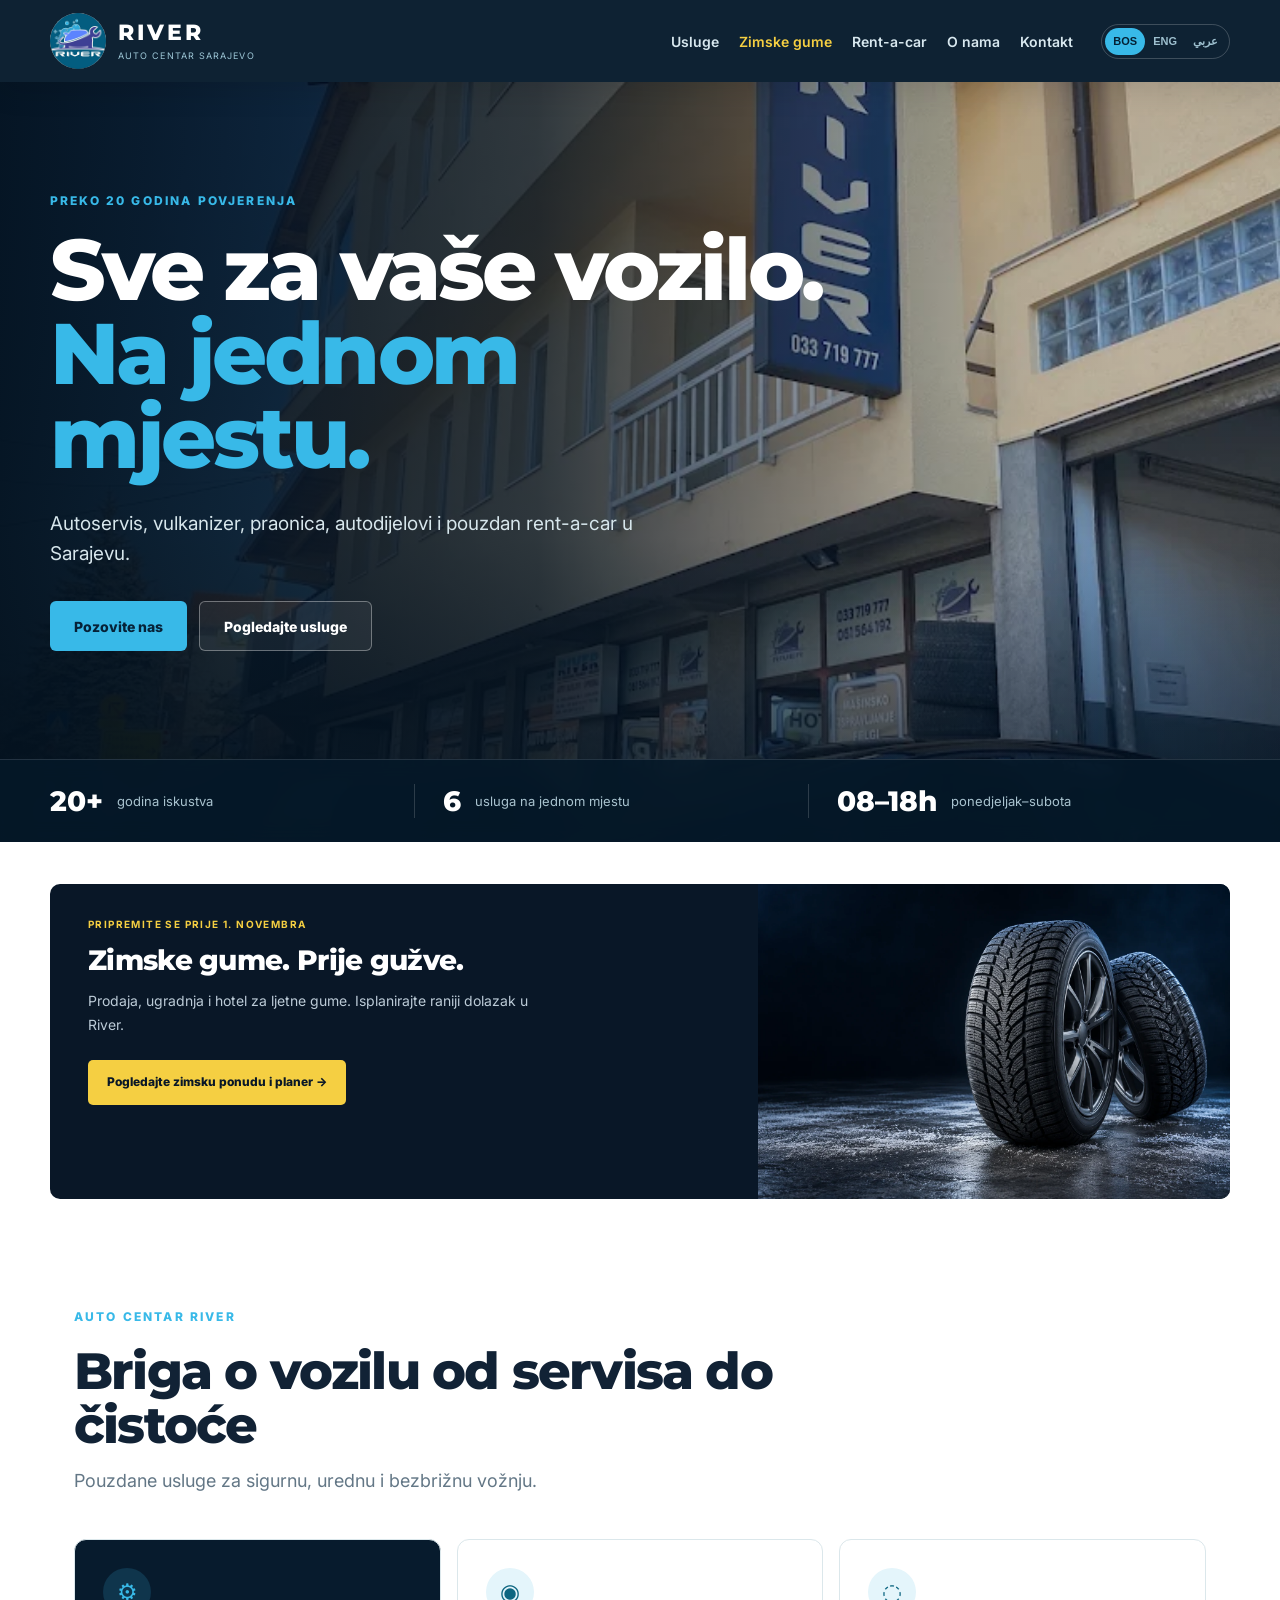
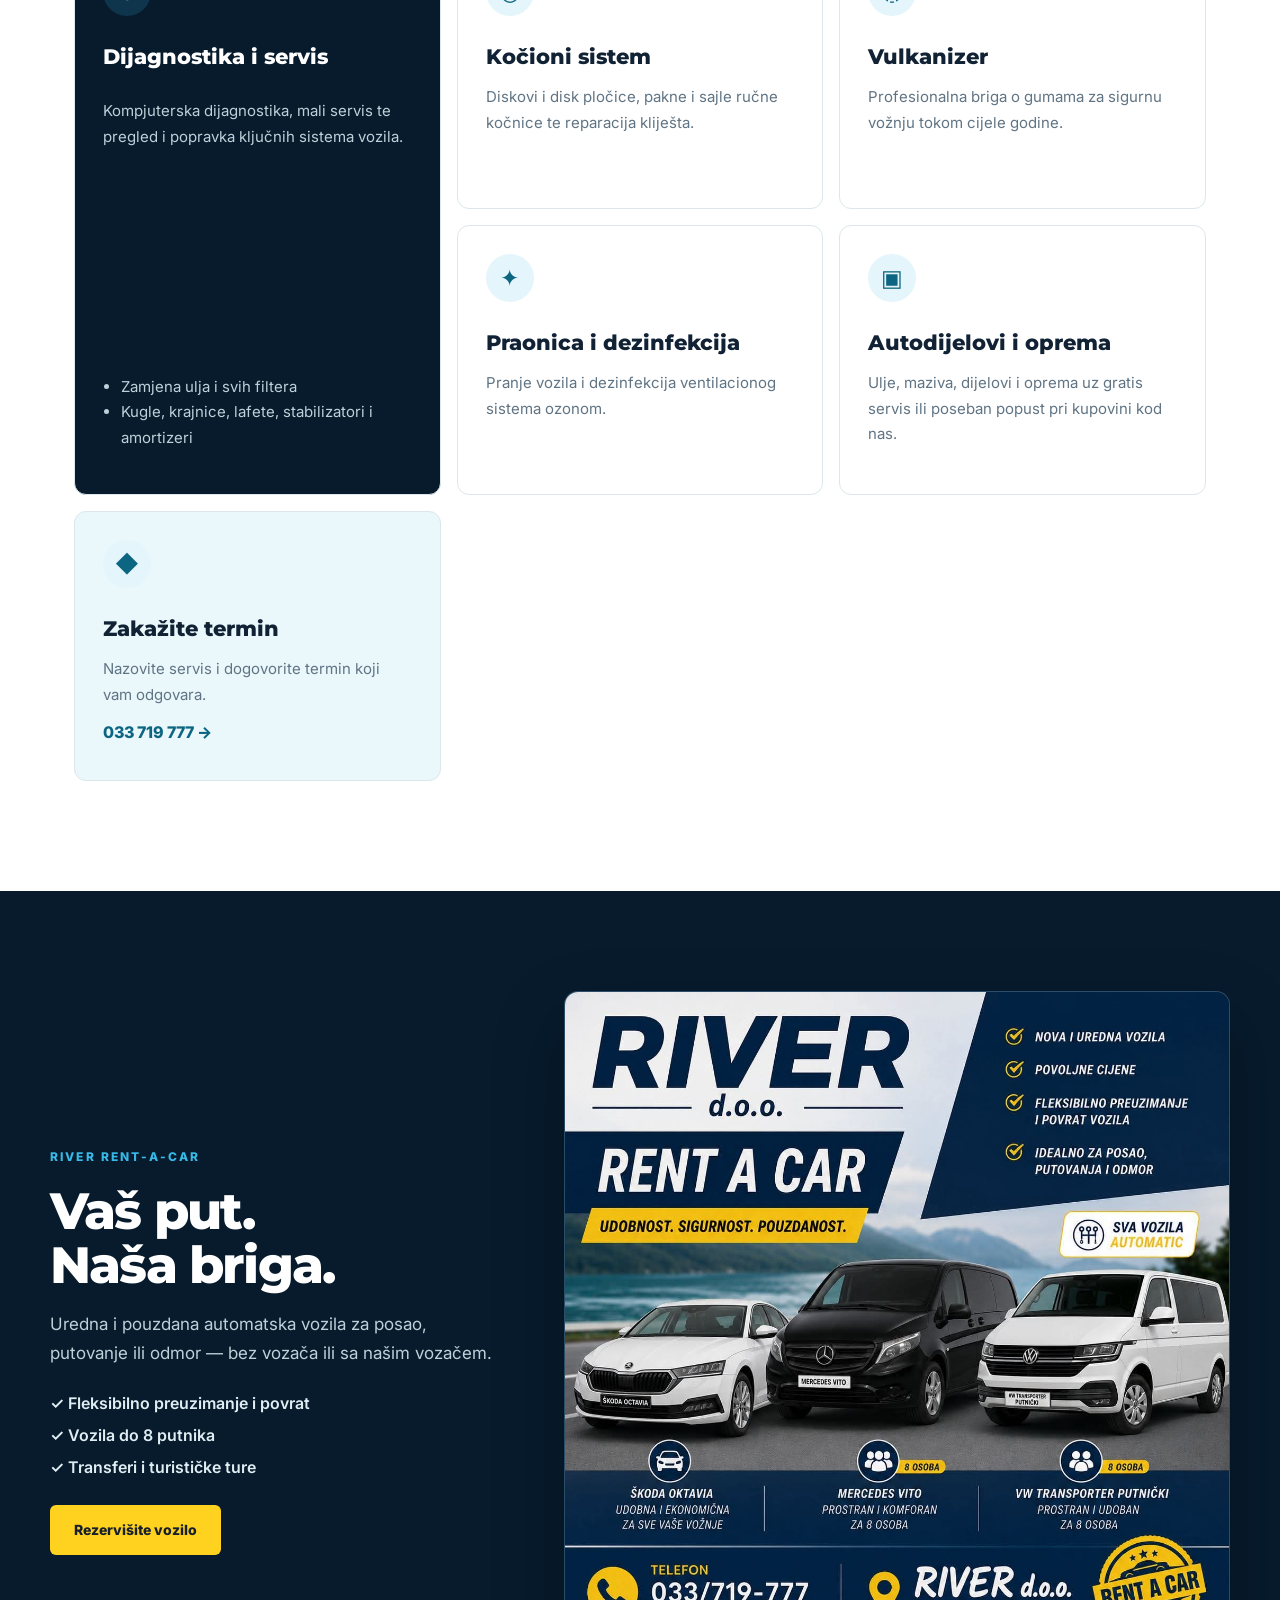
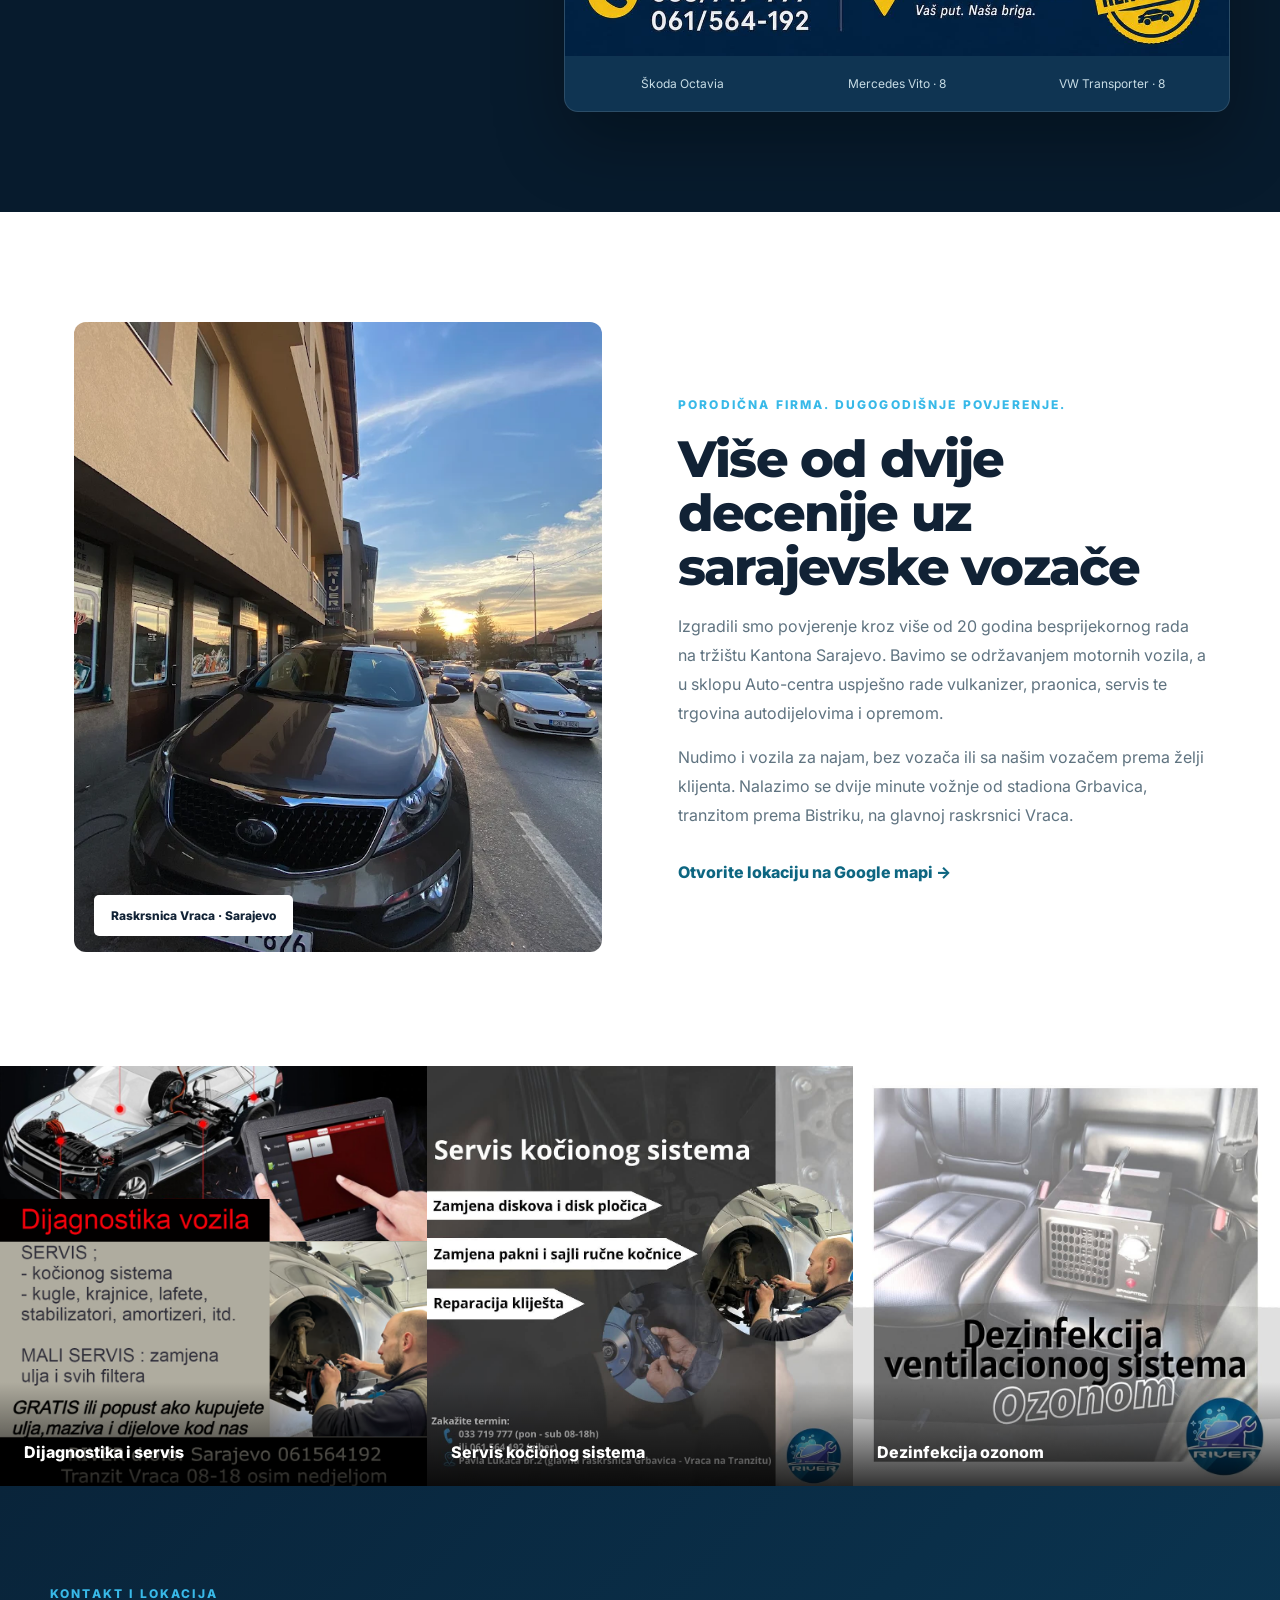
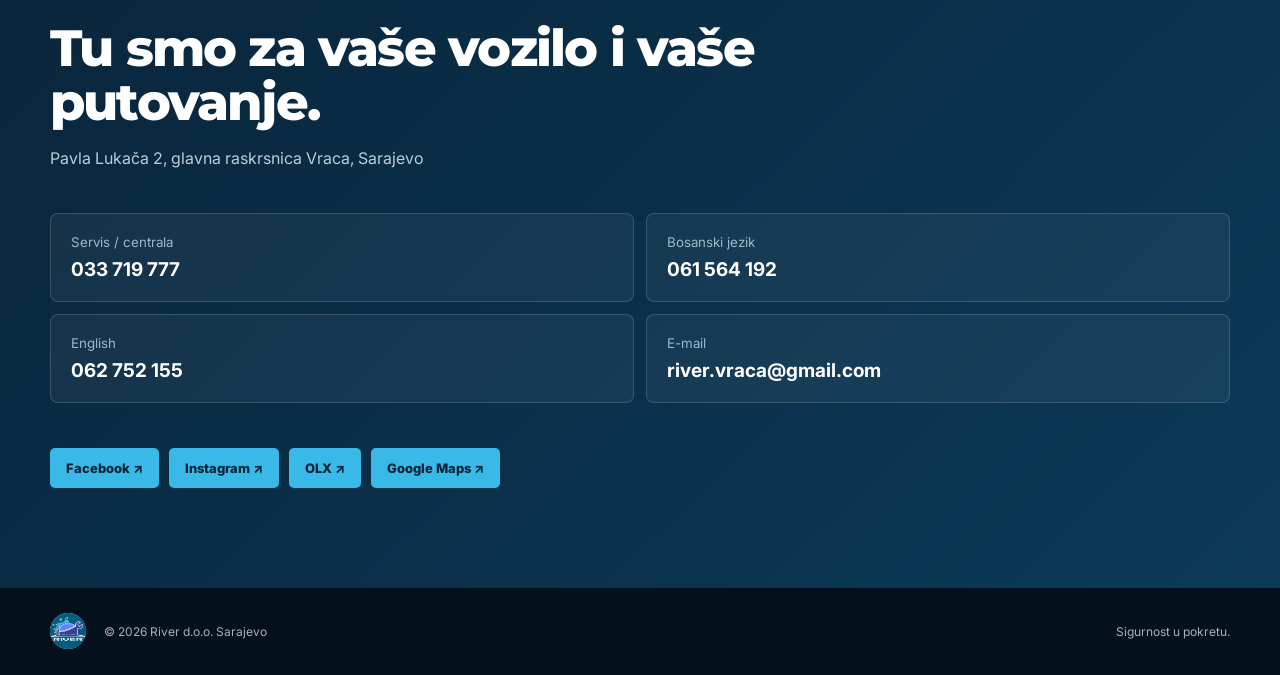
<file: index.html>
<!doctype html>
<html lang="bs">
<head>
  <meta charset="utf-8">
  <meta name="viewport" content="width=device-width,initial-scale=1">
  <meta name="theme-color" content="#071b2d">
  <meta name="description" content="River Auto Centar Sarajevo — autoservis, vulkanizer, praonica, autodijelovi i rent-a-car. Više od 20 godina povjerenja.">
  <title>River Auto Centar Sarajevo</title>
  <link rel="icon" type="image/jpeg" href="assets/logo.jpg">
  <link rel="preconnect" href="https://fonts.googleapis.com">
  <link rel="preconnect" href="https://fonts.gstatic.com" crossorigin>
  <link href="https://fonts.googleapis.com/css2?family=Inter:wght@400;500;600;700;800&family=Montserrat:wght@700;800&display=swap" rel="stylesheet">
  <link rel="stylesheet" href="style.css">
</head>
<body>
  <header class="topbar">
    <a class="brand" href="#home" aria-label="River početna">
      <img src="assets/logo.jpg" alt="River Auto Centar logo">
      <span><b>RIVER</b><small>AUTO CENTAR SARAJEVO</small></span>
    </a>
    <button class="menu-toggle" aria-label="Otvori meni" aria-expanded="false">☰</button>
    <nav class="nav" aria-label="Glavna navigacija">
      <a href="#services" data-i18n="navServices">Usluge</a>
      <a href="zimske-gume/" data-i18n="navWinter">Zimske gume</a>
      <a href="#rental" data-i18n="navRental">Rent-a-car</a>
      <a href="#about" data-i18n="navAbout">O nama</a>
      <a href="#contact" data-i18n="navContact">Kontakt</a>
    </nav>
    <div class="langs" aria-label="Izbor jezika">
      <button class="active" data-lang="bs">BOS</button>
      <button data-lang="en">ENG</button>
      <button data-lang="ar">عربي</button>
    </div>
  </header>

  <main>
    <section class="hero" id="home">
      <img class="hero-photo" src="assets/riverodmerc.webp" alt="River Auto Centar Sarajevo">
      <div class="hero-shade"></div>
      <div class="hero-content">
        <p class="eyebrow" data-i18n="eyebrow">PREKO 20 GODINA POVJERENJA</p>
        <h1 data-i18n="heroTitle">Sve za vaše vozilo.<br><span>Na jednom mjestu.</span></h1>
        <p class="hero-copy" data-i18n="heroCopy">Autoservis, vulkanizer, praonica, autodijelovi i pouzdan rent-a-car u Sarajevu.</p>
        <div class="hero-actions">
          <a class="btn primary language-call" href="tel:+38761564192"><span data-i18n="callNow">Pozovite nas</span></a>
          <a class="btn ghost" href="#services" data-i18n="explore">Pogledajte usluge</a>
        </div>
      </div>
      <div class="quick-facts">
        <div><strong>20+</strong><span data-i18n="years">godina iskustva</span></div>
        <div><strong>6</strong><span data-i18n="allServices">usluga na jednom mjestu</span></div>
        <div><strong>08–18h</strong><span data-i18n="workdays">ponedjeljak–subota</span></div>
      </div>
    </section>

    <section class="winter-campaign" aria-labelledby="winter-campaign-title">
      <div class="winter-campaign-copy">
        <p class="winter-campaign-label" data-i18n="winterEyebrow">PRIPREMITE SE PRIJE 1. NOVEMBRA</p>
        <h2 id="winter-campaign-title" data-i18n="winterTitle">Zimske gume. Prije gužve.</h2>
        <p data-i18n="winterCopy">Prodaja, ugradnja i hotel za ljetne gume. Isplanirajte raniji dolazak u River.</p>
        <a class="winter-campaign-link" href="zimske-gume/" data-i18n="winterCta">Pogledajte zimsku ponudu i planer →</a>
      </div>
      <img class="winter-campaign-photo" src="zimske-gume/assets/winter-tires.webp" alt="Zimske gume — River Sarajevo" width="1536" height="1024" loading="lazy">
    </section>

    <section class="section services" id="services">
      <div class="section-head">
        <p class="eyebrow" data-i18n="serviceEyebrow">AUTO CENTAR RIVER</p>
        <h2 data-i18n="serviceTitle">Briga o vozilu od servisa do čistoće</h2>
        <p data-i18n="serviceLead">Pouzdane usluge za sigurnu, urednu i bezbrižnu vožnju.</p>
      </div>
      <div class="service-grid">
        <article class="service-card feature">
          <span class="icon">⚙</span><h3 data-i18n="diagnostics">Dijagnostika i servis</h3>
          <p data-i18n="diagnosticsCopy">Kompjuterska dijagnostika, mali servis te pregled i popravka ključnih sistema vozila.</p>
          <ul><li data-i18n="smallService">Zamjena ulja i svih filtera</li><li data-i18n="suspension">Kugle, krajnice, lafete, stabilizatori i amortizeri</li></ul>
        </article>
        <article class="service-card">
          <span class="icon">◉</span><h3 data-i18n="brakes">Kočioni sistem</h3>
          <p data-i18n="brakesCopy">Diskovi i disk pločice, pakne i sajle ručne kočnice te reparacija kliješta.</p>
        </article>
        <article class="service-card">
          <span class="icon">◌</span><h3 data-i18n="tires">Vulkanizer</h3>
          <p data-i18n="tiresCopy">Profesionalna briga o gumama za sigurnu vožnju tokom cijele godine.</p>
        </article>
        <article class="service-card">
          <span class="icon">✦</span><h3 data-i18n="wash">Praonica i dezinfekcija</h3>
          <p data-i18n="washCopy">Pranje vozila i dezinfekcija ventilacionog sistema ozonom.</p>
        </article>
        <article class="service-card">
          <span class="icon">▣</span><h3 data-i18n="parts">Autodijelovi i oprema</h3>
          <p data-i18n="partsCopy">Ulje, maziva, dijelovi i oprema uz gratis servis ili poseban popust pri kupovini kod nas.</p>
        </article>
        <article class="service-card accent">
          <span class="icon">◆</span><h3 data-i18n="booking">Zakažite termin</h3>
          <p data-i18n="bookingCopy">Nazovite servis i dogovorite termin koji vam odgovara.</p>
          <a href="tel:+38733719777">033 719 777 →</a>
        </article>
      </div>
    </section>

    <section class="rental" id="rental">
      <div class="rental-copy">
        <p class="eyebrow" data-i18n="rentalEyebrow">RIVER RENT-A-CAR</p>
        <h2 data-i18n="rentalTitle">Vaš put.<br>Naša briga.</h2>
        <p data-i18n="rentalLead">Uredna i pouzdana automatska vozila za posao, putovanje ili odmor — bez vozača ili sa našim vozačem.</p>
        <div class="checks">
          <span data-i18n="check1">✓ Fleksibilno preuzimanje i povrat</span>
          <span data-i18n="check2">✓ Vozila do 8 putnika</span>
          <span data-i18n="check3">✓ Transferi i turističke ture</span>
        </div>
        <a class="btn yellow language-call" href="tel:+38761564192" data-i18n="reserve">Rezervišite vozilo</a>
      </div>
      <div class="fleet-card">
        <img src="assets/rentacar-flota.jpg" alt="River rent-a-car vozila: Škoda Octavia, Mercedes Vito i VW Transporter">
        <div class="fleet-list">
          <span>Škoda Octavia</span><span>Mercedes Vito · 8</span><span>VW Transporter · 8</span>
        </div>
      </div>
    </section>

    <section class="section about" id="about">
      <div class="about-image"><img src="assets/odbos.webp" alt="River Auto Centar na raskrsnici Vraca"><span data-i18n="locationBadge">Raskrsnica Vraca · Sarajevo</span></div>
      <div class="about-copy">
        <p class="eyebrow" data-i18n="aboutEyebrow">PORODIČNA FIRMA. DUGOGODIŠNJE POVJERENJE.</p>
        <h2 data-i18n="aboutTitle">Više od dvije decenije uz sarajevske vozače</h2>
        <p data-i18n="aboutP1">Izgradili smo povjerenje kroz više od 20 godina besprijekornog rada na tržištu Kantona Sarajevo. Bavimo se održavanjem motornih vozila, a u sklopu Auto-centra uspješno rade vulkanizer, praonica, servis te trgovina autodijelovima i opremom.</p>
        <p data-i18n="aboutP2">Nudimo i vozila za najam, bez vozača ili sa našim vozačem prema želji klijenta. Nalazimo se dvije minute vožnje od stadiona Grbavica, tranzitom prema Bistriku, na glavnoj raskrsnici Vraca.</p>
        <a class="text-link" href="https://maps.app.goo.gl/Q4Rso2mZPwe7gfck6" target="_blank" rel="noopener" data-i18n="directions">Otvorite lokaciju na Google mapi →</a>
      </div>
    </section>

    <section class="gallery-strip" aria-label="River usluge">
      <figure><img src="assets/dijag.webp" alt="Kompjuterska dijagnostika i servis"><figcaption data-i18n="gallery1">Dijagnostika i servis</figcaption></figure>
      <figure><img src="assets/kocnice.jpg" alt="Servis kočionog sistema"><figcaption data-i18n="gallery2">Servis kočionog sistema</figcaption></figure>
      <figure><img src="assets/ozon.jpg" alt="Dezinfekcija ozonom"><figcaption data-i18n="gallery3">Dezinfekcija ozonom</figcaption></figure>
    </section>

    <section class="contact" id="contact">
      <div>
        <p class="eyebrow" data-i18n="contactEyebrow">KONTAKT I LOKACIJA</p>
        <h2 data-i18n="contactTitle">Tu smo za vaše vozilo i vaše putovanje.</h2>
        <p data-i18n="address">Pavla Lukača 2, glavna raskrsnica Vraca, Sarajevo</p>
      </div>
      <div class="contact-cards">
        <a href="tel:+38733719777"><small data-i18n="serviceNumber">Servis / centrala</small><strong>033 719 777</strong></a>
        <a href="tel:+38761564192"><small data-i18n="bosnianNumber">Bosanski jezik</small><strong>061 564 192</strong></a>
        <a href="tel:+38762752155"><small>English</small><strong>062 752 155</strong></a>
        <a href="mailto:river.vraca@gmail.com"><small>E-mail</small><strong>river.vraca@gmail.com</strong></a>
      </div>
      <div class="socials">
        <a href="https://www.facebook.com/riversarajevo/" target="_blank" rel="noopener">Facebook ↗</a>
        <a href="https://www.instagram.com/riversarajevo/" target="_blank" rel="noopener">Instagram ↗</a>
        <a href="https://river_vraca.olx.ba/aktivni" target="_blank" rel="noopener">OLX ↗</a>
        <a href="https://maps.app.goo.gl/Q4Rso2mZPwe7gfck6" target="_blank" rel="noopener">Google Maps ↗</a>
      </div>
    </section>
  </main>

  <footer><img src="assets/logo.jpg" alt=""><p>© <span id="year"></span> River d.o.o. Sarajevo</p><span data-i18n="footer">Sigurnost u pokretu.</span></footer>
  <a class="floating-call language-call" href="tel:+38761564192" aria-label="Pozovite River">☎</a>
  <script src="script.js"></script>
</body>
</html>
</file>
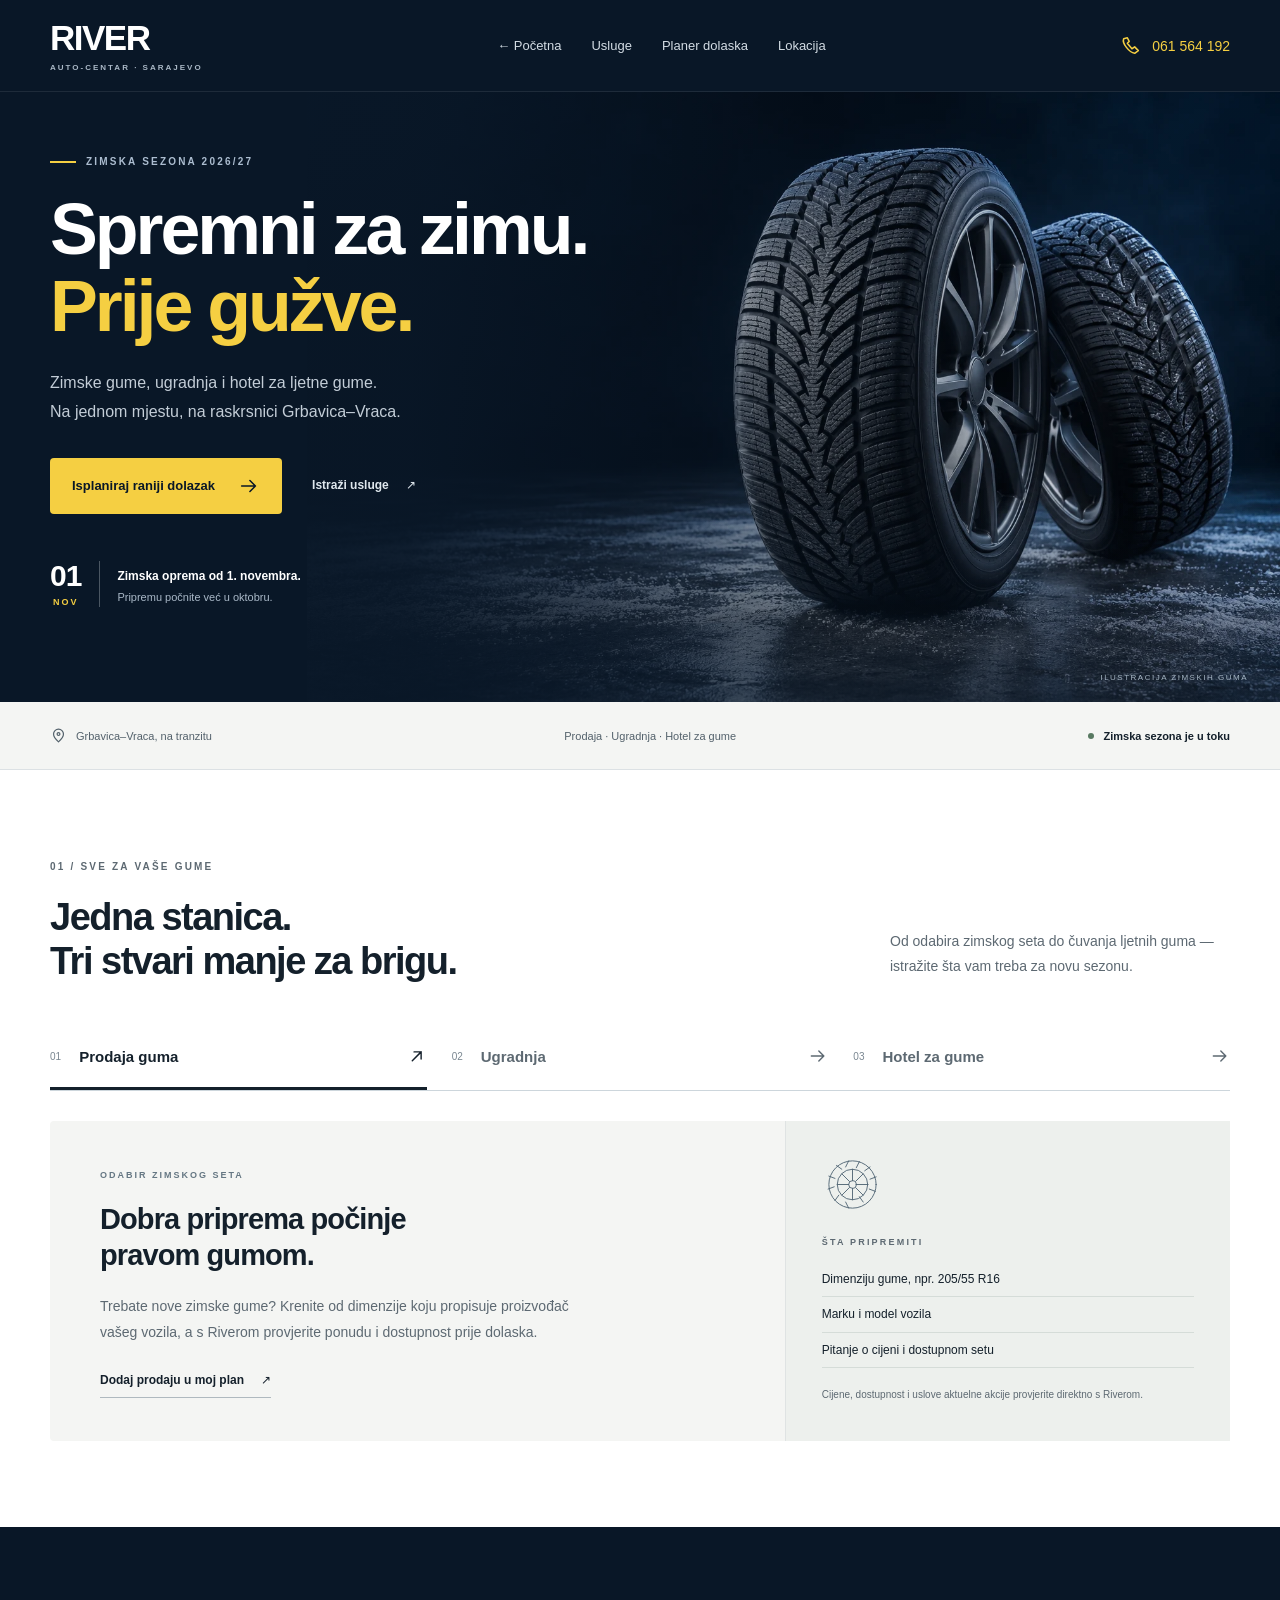
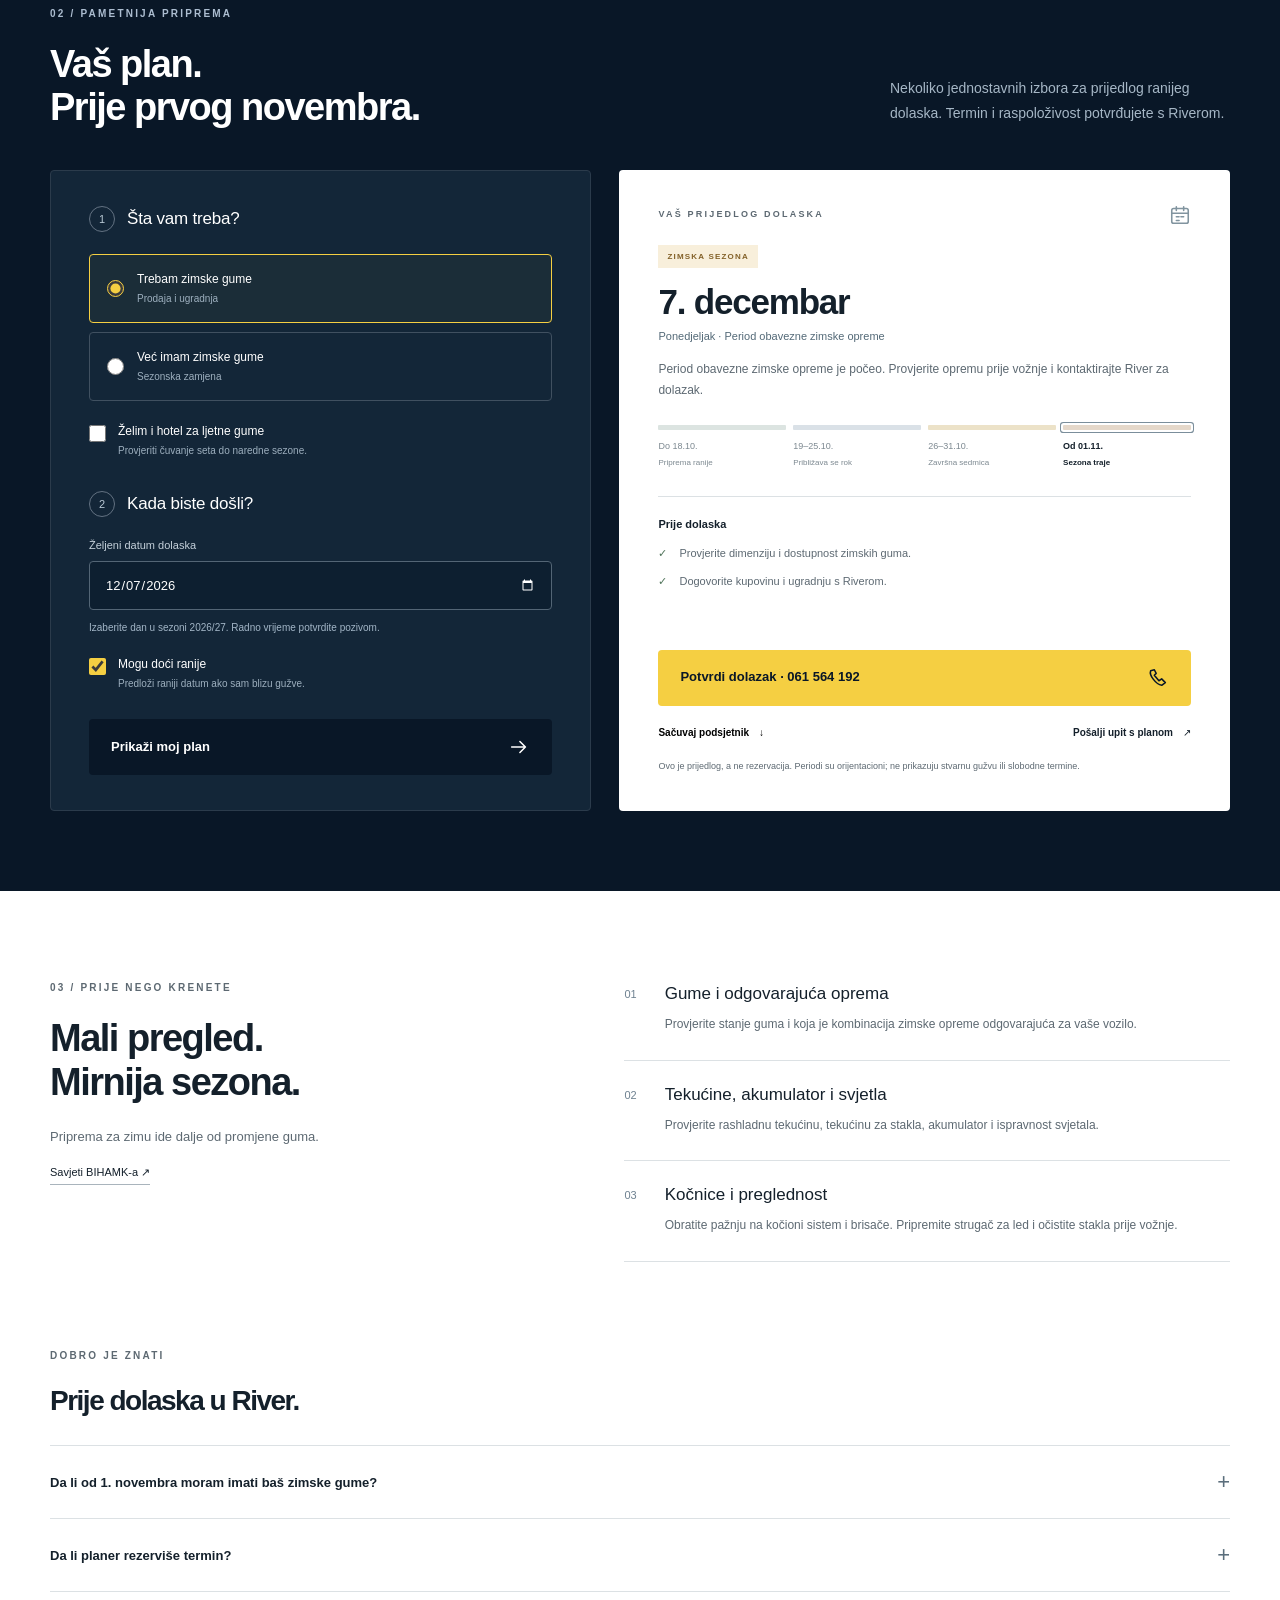
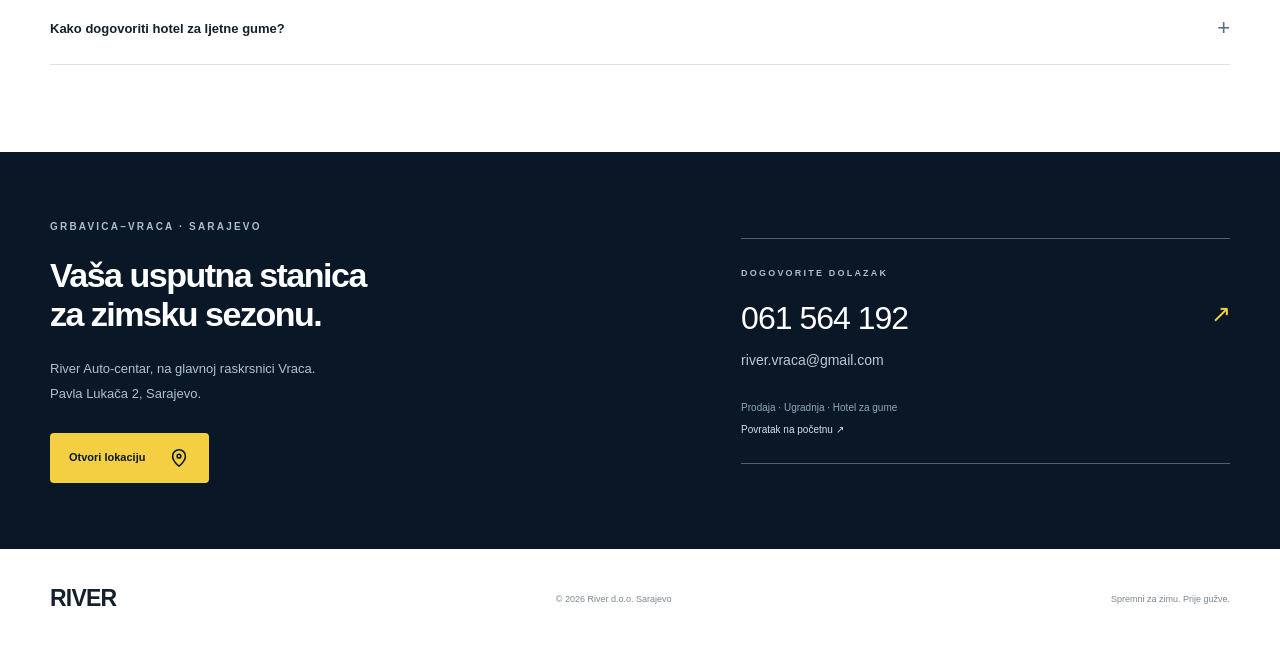
<file: zimske-gume/index.html>
<!doctype html>
<html lang="bs">
<head>
  <meta charset="UTF-8">
  <meta name="viewport" content="width=device-width, initial-scale=1">
  <meta name="theme-color" content="#091727">
  <meta name="description" content="Zimske gume, ugradnja i hotel za ljetne gume u River Auto-centru na Grbavici–Vracama. Isplanirajte raniji dolazak prije 1. novembra.">
  <title>River Sarajevo — Spremni za zimu. Prije gužve.</title>
  <link rel="icon" href="assets/favicon.svg" type="image/svg+xml">
  <link rel="stylesheet" href="styles.css">
  <script type="module" src="app.js"></script>
</head>
<body>
<a class="skip-link" href="#main">Preskoči na sadržaj</a>
<header class="header">
  <div class="container nav">
    <a href="../" class="wordmark" aria-label="River Auto-centar Sarajevo, povratak na početnu">RIVER<span>AUTO-CENTAR · SARAJEVO</span></a>
    <nav aria-label="Glavna navigacija"><a href="../">← Početna</a><a href="#usluge">Usluge</a><a href="#planer">Planer dolaska</a><a href="#lokacija">Lokacija</a></nav>
    <a class="nav-call" href="tel:+38761564192"><svg aria-hidden="true"><use href="#phone"/></svg><span>061 564 192</span></a>
  </div>
</header>
<main id="main">
  <section class="hero" aria-labelledby="hero-title">
    <img class="hero-photo" src="assets/winter-tires.webp" alt="Detalj profila zimskih guma u tamnom studijskom ambijentu" width="1536" height="1024" fetchpriority="high">
    <div class="hero-shade"></div>
    <div class="container hero-inner">
      <div class="eyebrow"><span class="small-line"></span>ZIMSKA SEZONA 2026/27</div>
      <h1 id="hero-title">Spremni za zimu.<br><span>Prije gužve.</span></h1>
      <p class="hero-copy">Zimske gume, ugradnja i hotel za ljetne gume.<br>Na jednom mjestu, na raskrsnici Grbavica–Vraca.</p>
      <div class="hero-actions"><a class="button yellow" href="#planer">Isplaniraj raniji dolazak <svg aria-hidden="true"><use href="#arrow"/></svg></a><a class="text-link light" href="#usluge">Istraži usluge <span aria-hidden="true">↗</span></a></div>
      <div class="hero-deadline"><span class="date-stamp">01<span>NOV</span></span><div><strong>Zimska oprema od 1. novembra.</strong><p>Pripremu počnite već u oktobru.</p></div></div>
    </div>
    <div class="hero-caption">ILUSTRACIJA ZIMSKIH GUMA</div>
  </section>
  <div class="trust-strip"><div class="container"><span><svg aria-hidden="true"><use href="#pin"/></svg>Grbavica–Vraca, na tranzitu</span><span>Prodaja · Ugradnja · Hotel za gume</span><span class="deadline-pill"><span class="dot"></span><span id="countdown">Do 1. novembra: 20 dana</span></span></div></div>

  <section class="section services container" id="usluge" aria-labelledby="services-title">
    <div class="section-heading"><div><p class="eyebrow muted">01 / SVE ZA VAŠE GUME</p><h2 id="services-title">Jedna stanica.<br>Tri stvari manje za brigu.</h2></div><p>Od odabira zimskog seta do čuvanja ljetnih guma — istražite šta vam treba za novu sezonu.</p></div>
    <div class="service-tabs" role="tablist" aria-label="River usluge za gume">
      <button id="tab-sales" role="tab" aria-selected="true" aria-controls="service-panel" data-service="sales" tabindex="0"><span>01</span>Prodaja guma<svg aria-hidden="true"><use href="#arrow"/></svg></button>
      <button id="tab-fitting" role="tab" aria-selected="false" aria-controls="service-panel" data-service="fitting" tabindex="-1"><span>02</span>Ugradnja<svg aria-hidden="true"><use href="#arrow"/></svg></button>
      <button id="tab-hotel" role="tab" aria-selected="false" aria-controls="service-panel" data-service="hotel" tabindex="-1"><span>03</span>Hotel za gume<svg aria-hidden="true"><use href="#arrow"/></svg></button>
    </div>
    <div class="service-panel" id="service-panel" role="tabpanel" aria-labelledby="tab-sales" tabindex="0">
      <div class="service-main"><span class="service-kicker" id="service-kicker">ODABIR ZIMSKOG SETA</span><h3 id="service-title">Dobra priprema počinje<br>pravom gumom.</h3><p id="service-copy">Trebate nove zimske gume? Krenite od dimenzije koju propisuje proizvođač vašeg vozila, a s Riverom provjerite ponudu i dostupnost prije dolaska.</p><a class="text-link" href="#planer" id="service-plan">Dodaj prodaju u moj plan <span aria-hidden="true">↗</span></a></div>
      <aside class="service-aside"><svg aria-hidden="true"><use href="#tire"/></svg><p class="eyebrow muted" id="service-aside-label">ŠTA PRIPREMITI</p><ul id="service-list"><li>Dimenziju gume, npr. 205/55 R16</li><li>Marku i model vozila</li><li>Pitanje o cijeni i dostupnom setu</li></ul><p class="small">Cijene, dostupnost i uslove aktuelne akcije provjerite direktno s Riverom.</p></aside>
    </div>
  </section>

  <section class="planner-section" id="planer" aria-labelledby="planner-title">
    <div class="container">
      <div class="section-heading"><div><p class="eyebrow">02 / PAMETNIJA PRIPREMA</p><h2 id="planner-title">Vaš plan.<br>Prije prvog novembra.</h2></div><p>Nekoliko jednostavnih izbora za prijedlog ranijeg dolaska. Termin i raspoloživost potvrđujete s Riverom.</p></div>
      <div class="planner-grid">
        <form class="planner-form" id="planner-form">
          <div class="form-heading"><span class="step-number">1</span><h3>Šta vam treba?</h3></div>
          <fieldset><legend class="sr-only">Stanje vaših zimskih guma</legend><div class="radio-options"><label><input type="radio" name="tires" value="new" checked><span><strong>Trebam zimske gume</strong><small>Prodaja i ugradnja</small></span></label><label><input type="radio" name="tires" value="own"><span><strong>Već imam zimske gume</strong><small>Sezonska zamjena</small></span></label></div></fieldset>
          <label class="check-option"><input id="hotel" type="checkbox"><span><strong>Želim i hotel za ljetne gume</strong><small>Provjeriti čuvanje seta do naredne sezone.</small></span></label>
          <div class="form-heading second"><span class="step-number">2</span><h3>Kada biste došli?</h3></div>
          <label class="date-label" for="visit-date">Željeni datum dolaska</label><input id="visit-date" type="date" required aria-describedby="date-help date-error">
          <p id="date-help" class="small">Izaberite dan u sezoni 2026/27. Radno vrijeme potvrdite pozivom.</p>
          <label class="check-option flexible"><input id="flexible" type="checkbox" checked><span><strong>Mogu doći ranije</strong><small>Predloži raniji datum ako sam blizu gužve.</small></span></label>
          <p class="error" id="date-error" role="alert" hidden></p>
          <button class="button dark full" type="submit">Prikaži moj plan <svg aria-hidden="true"><use href="#arrow"/></svg></button>
        </form>
        <div class="plan-result" id="plan-result">
          <div class="result-top"><span class="eyebrow muted">VAŠ PRIJEDLOG DOLASKA</span><svg aria-hidden="true"><use href="#calendar"/></svg></div>
          <div aria-live="polite" aria-atomic="true"><span class="result-status" id="result-status">RANIJA PRIPREMA</span><h3 id="result-date">15. oktobar</h3><p class="result-sub" id="result-sub">Četvrtak · 17 dana prije roka</p><p id="result-reason">Raniji dolazak ostavlja više prostora za provjeru ponude i pripremu vozila.</p></div>
          <div class="season-timeline" aria-label="Orijentacioni periodi pripreme"><span id="band-early"><i></i>Do 18.10.<small>Priprema ranije</small></span><span id="band-mid"><i></i>19–25.10.<small>Približava se rok</small></span><span id="band-late"><i></i>26–31.10.<small>Završna sedmica</small></span><span id="band-season"><i></i>Od 01.11.<small>Sezona traje</small></span></div>
          <div class="plan-checklist"><h4>Prije dolaska</h4><ul id="plan-steps"><li>Provjerite dimenziju i dostupnost zimskih guma.</li><li>Nazovite River i dogovorite zamjenu.</li></ul></div>
          <a class="button yellow full" href="tel:+38761564192">Potvrdi dolazak · 061 564 192 <svg aria-hidden="true"><use href="#phone"/></svg></a>
          <div class="plan-secondary"><button class="text-link" id="save-reminder" type="button">Sačuvaj podsjetnik <span aria-hidden="true">↓</span></button><a class="text-link" id="email-plan" href="mailto:river.vraca@gmail.com">Pošalji upit s planom <span aria-hidden="true">↗</span></a></div>
          <p class="small result-note">Ovo je prijedlog, a ne rezervacija. Periodi su orijentacioni; ne prikazuju stvarnu gužvu ili slobodne termine.</p>
          <p class="small" id="save-status" role="status"></p>
        </div>
      </div>
      <noscript><p class="no-script">Za interaktivni planer uključite JavaScript. Za dogovor ranijeg dolaska nazovite <a href="tel:+38761564192">061 564 192</a>.</p></noscript>
    </div>
  </section>

  <section class="section preparation container" aria-labelledby="prep-title">
    <div class="prep-intro"><p class="eyebrow muted">03 / PRIJE NEGO KRENETE</p><h2 id="prep-title">Mali pregled.<br>Mirnija sezona.</h2><p>Priprema za zimu ide dalje od promjene guma.</p><a class="source-link" href="https://bihamk.ba/vijesti/od-01-novembrastudenog-obavezno-posjedovanje-zimske-opreme/581" target="_blank" rel="noopener noreferrer">Savjeti BIHAMK-a <span aria-hidden="true">↗</span></a></div>
    <div class="prep-content"><div class="check-row"><span>01</span><div><h3>Gume i odgovarajuća oprema</h3><p>Provjerite stanje guma i koja je kombinacija zimske opreme odgovarajuća za vaše vozilo.</p></div></div><div class="check-row"><span>02</span><div><h3>Tekućine, akumulator i svjetla</h3><p>Provjerite rashladnu tekućinu, tekućinu za stakla, akumulator i ispravnost svjetala.</p></div></div><div class="check-row"><span>03</span><div><h3>Kočnice i preglednost</h3><p>Obratite pažnju na kočioni sistem i brisače. Pripremite strugač za led i očistite stakla prije vožnje.</p></div></div></div>
  </section>

  <section class="faq-section container" aria-labelledby="faq-title"><p class="eyebrow muted">DOBRO JE ZNATI</p><h2 id="faq-title">Prije dolaska u River.</h2><div class="faq-list">
    <details><summary>Da li od 1. novembra moram imati baš zimske gume?<span aria-hidden="true">+</span></summary><div><p>U BiH je od 1. novembra do 1. aprila obavezna zimska oprema, bez obzira na vrijeme, uz izuzetke za kategorije L, T i C. Za putničko vozilo propis dopušta zimske gume na svim točkovima; zimske gume na pogonskim točkovima uz pripremljene lance ili odgovarajuće uređaje za najmanje dva pogonska točka; ili ljetne gume na svim točkovima s profilom najmanje 4 mm uz takve lance ili uređaje. Provjerite cijeli propis i opremu za svoje vozilo.</p><a class="source-link" href="https://jpcfbih.ba/bs/korisne-informacije/zimska-oprema/28" target="_blank" rel="noopener noreferrer">Pravilnik o prometu u zimskim uvjetima · član 3 <span aria-hidden="true">↗</span></a></div></details>
    <details><summary>Da li planer rezerviše termin?<span aria-hidden="true">+</span></summary><div><p>Planer pomaže da odaberete dan i pripremite pitanja. Za potvrdu termina, radnog vremena i raspoloživosti nazovite 061 564 192 ili pošaljite upit na river.vraca@gmail.com. Podsjetnik je samo vaš lični plan.</p></div></details>
    <details><summary>Kako dogovoriti hotel za ljetne gume?<span aria-hidden="true">+</span></summary><div><p>Označite hotel u planeru i prilikom dogovora zamjene pitajte River o cijeni, uslovima i dostupnosti čuvanja vašeg seta. Tako zamjenu i odlaganje ljetnih guma možete organizovati jednim pozivom.</p></div></details>
  </div></section>

  <section class="location-section" id="lokacija" aria-labelledby="location-title"><div class="container location-grid"><div><p class="eyebrow">GRBAVICA–VRACA · SARAJEVO</p><h2 id="location-title">Vaša usputna stanica<br>za zimsku sezonu.</h2><p>River Auto-centar, na glavnoj raskrsnici Vraca.<br>Pavla Lukača 2, Sarajevo.</p><a class="button yellow" href="https://www.google.com/maps/search/?api=1&amp;query=River%20Auto%20Centar%20Pavla%20Luka%C4%8Da%202%20Sarajevo" target="_blank" rel="noopener noreferrer">Otvori lokaciju <svg aria-hidden="true"><use href="#pin"/></svg></a></div><div class="contact-panel"><span class="eyebrow">DOGOVORITE DOLAZAK</span><a class="contact-phone" href="tel:+38761564192">061 564 192 <span aria-hidden="true">↗</span></a><a class="contact-email" href="mailto:river.vraca@gmail.com">river.vraca@gmail.com</a><div class="contact-foot"><span>Prodaja · Ugradnja · Hotel za gume</span><a href="../">Povratak na početnu ↗</a></div></div></div></section>
</main>
<footer class="footer container"><a class="footer-brand" href="../">RIVER</a><span>© 2026 River d.o.o. Sarajevo</span><span>Spremni za zimu. Prije gužve.</span></footer>
<svg class="icon-defs" xmlns="http://www.w3.org/2000/svg" aria-hidden="true"><defs>
  <symbol id="arrow" viewBox="0 0 24 24"><path d="M4 12h15m-6-6 6 6-6 6"/></symbol>
  <symbol id="phone" viewBox="0 0 24 24"><path d="m8 3-4 1c-2 5 6 15 12 16l4-3-4-4-3 2-5-6 2-2-2-4Z"/></symbol>
  <symbol id="pin" viewBox="0 0 24 24"><path d="M19 10c0 5-7 11-7 11S5 15 5 10a7 7 0 1 1 14 0Z"/><circle cx="12" cy="10" r="2"/></symbol>
  <symbol id="calendar" viewBox="0 0 24 24"><rect x="3" y="5" width="18" height="16" rx="2"/><path d="M3 10h18M8 3v4m8-4v4m-8 7h3m2 0h3m-8 4h3"/></symbol>
  <symbol id="tire" viewBox="0 0 80 80"><circle cx="40" cy="40" r="31"/><circle cx="40" cy="40" r="20"/><circle cx="40" cy="40" r="5"/><path d="m40 20 0 15m0 10v15M20 40h15m10 0h15M26 26l10 10m8 8 10 10M26 54l10-10m8-8 10-10M35 9l-4 8m18-7-4 8m18-1-7 5m15 8-8 3m7 16-8-3m-8 17-5-7m-14 15-4-8m-14-2 5-7m-14-8 8-3m-7-14 8 3m2-17 7 5"/></symbol>
</defs></svg>
</body>
</html>
</file>
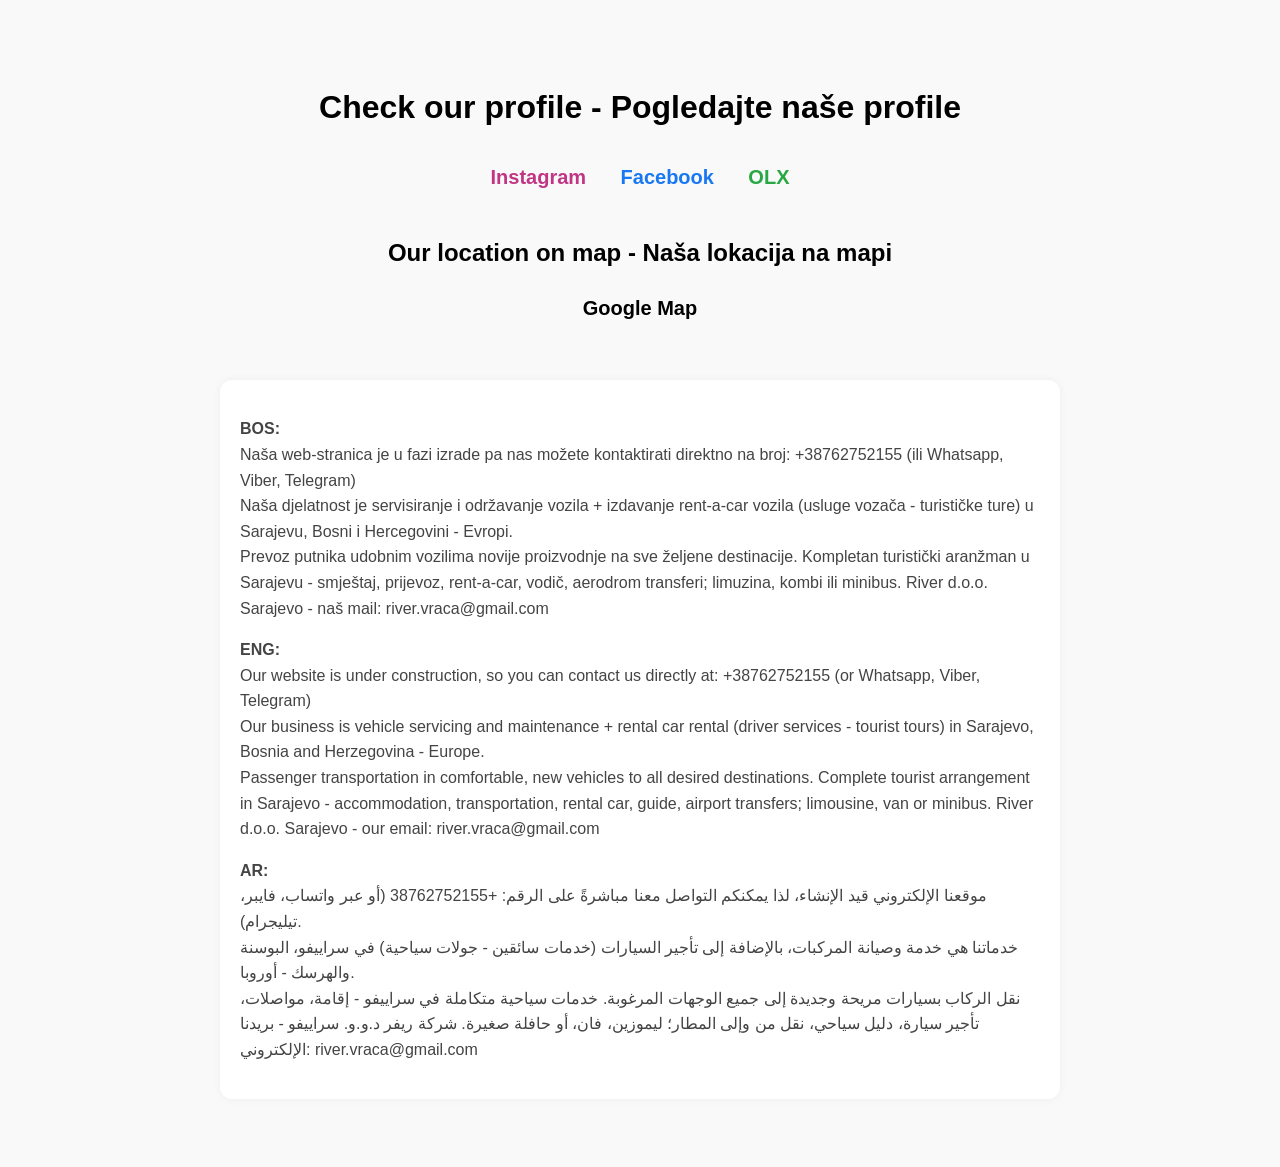
<file: index novi2.html>
<!DOCTYPE html>
<html lang="en">
<head>
  <meta charset="UTF-8">
  <title>River Sarajevo</title>
  <style>
    body {
      font-family: sans-serif;
      text-align: center;
      padding: 60px 20px;
      background-color: #f9f9f9;
    }
    h1 {
      font-size: 32px;
      margin-bottom: 30px;
    }
    .social-links a {
      display: inline-block;
      margin: 10px 15px;
      font-size: 20px;
      text-decoration: none;
      font-weight: bold;
    }
    .instagram { color: #C13584; }
    .facebook { color: #1877F2; }
    .olx { color: #28a745; }
    .gmap { color: #000; font-weight: bold; }
    .multilang-text {
      margin-top: 50px;
      font-size: 16px;
      color: #444;
      max-width: 800px;
      margin-left: auto;
      margin-right: auto;
      text-align: left;
      line-height: 1.6;
      background: #fff;
      padding: 20px;
      border-radius: 12px;
      box-shadow: 0 0 10px rgba(0,0,0,0.05);
    }
  </style>
</head>
<body>
  <h1>Check our profile - Pogledajte naše profile</h1>
  <div class="social-links">
    <a class="instagram" href="https://www.instagram.com/riversarajevo/" target="_blank">Instagram</a>
    <a class="facebook" href="https://www.facebook.com/riversarajevo/" target="_blank">Facebook</a>
    <a class="olx" href="https://river_vraca.olx.ba/aktivni" target="_blank">OLX</a>
  </div>

  <h2 style="margin-top: 40px;">Our location on map - Naša lokacija na mapi</h2>
  <div class="social-links">
    <a class="gmap" href="https://maps.app.goo.gl/Q4Rso2mZPwe7gfck6" target="_blank">Google Map</a>
  </div>

  <div class="multilang-text">
    <p><strong>BOS:</strong><br>
    Naša web-stranica je u fazi izrade pa nas možete kontaktirati direktno na broj: +38762752155 (ili Whatsapp, Viber, Telegram)<br>
    Naša djelatnost je servisiranje i održavanje vozila + izdavanje rent-a-car vozila (usluge vozača - turističke ture) u Sarajevu, Bosni i Hercegovini - Evropi.<br>
    Prevoz putnika udobnim vozilima novije proizvodnje na sve željene destinacije. Kompletan turistički aranžman u Sarajevu - smještaj, prijevoz, rent-a-car, vodič, aerodrom transferi; limuzina, kombi ili minibus. River d.o.o. Sarajevo - naš mail: river.vraca@gmail.com</p>

    <p><strong>ENG:</strong><br>
    Our website is under construction, so you can contact us directly at: +38762752155 (or Whatsapp, Viber, Telegram)<br>
    Our business is vehicle servicing and maintenance + rental car rental (driver services - tourist tours) in Sarajevo, Bosnia and Herzegovina - Europe.<br>
    Passenger transportation in comfortable, new vehicles to all desired destinations. Complete tourist arrangement in Sarajevo - accommodation, transportation, rental car, guide, airport transfers; limousine, van or minibus. River d.o.o. Sarajevo - our email: river.vraca@gmail.com</p>

    <p><strong>AR:</strong><br>
    موقعنا الإلكتروني قيد الإنشاء، لذا يمكنكم التواصل معنا مباشرةً على الرقم: +38762752155 (أو عبر واتساب، فايبر، تيليجرام).<br>
    خدماتنا هي خدمة وصيانة المركبات، بالإضافة إلى تأجير السيارات (خدمات سائقين - جولات سياحية) في سراييفو، البوسنة والهرسك - أوروبا.<br>
    نقل الركاب بسيارات مريحة وجديدة إلى جميع الوجهات المرغوبة. خدمات سياحية متكاملة في سراييفو - إقامة، مواصلات، تأجير سيارة، دليل سياحي، نقل من وإلى المطار؛ ليموزين، فان، أو حافلة صغيرة. شركة ريفر د.و.و. سراييفو - بريدنا الإلكتروني: river.vraca@gmail.com
    </p>
  </div>
</body>
</html>
</file>
<file: style.css>
:root{--navy:#071b2d;--navy2:#0b2c47;--blue:#0d6681;--cyan:#38b9e8;--ink:#112235;--soft:#eef5f8;--yellow:#ffd21f;--white:#fff;--max:1180px}*{box-sizing:border-box}html{scroll-behavior:smooth}body{margin:0;font-family:Inter,Arial,sans-serif;color:var(--ink);background:#fff}body[dir="rtl"]{font-family:Arial,sans-serif}.topbar{height:82px;padding:0 max(24px,calc((100vw - var(--max))/2));display:flex;align-items:center;gap:28px;background:rgba(7,27,45,.97);color:white;position:sticky;top:0;z-index:50;box-shadow:0 8px 30px rgba(0,0,0,.12)}.brand{display:flex;align-items:center;gap:12px;color:white;text-decoration:none;margin-right:auto}.brand img{width:56px;height:56px;border-radius:50%;object-fit:cover}.brand span{display:flex;flex-direction:column}.brand b{font:800 22px/1 Montserrat,sans-serif;letter-spacing:.14em}.brand small{font-size:9px;letter-spacing:.12em;color:#9ec8d8;margin-top:6px}.nav{display:flex;gap:25px}.nav a{color:#d8e8ef;text-decoration:none;font-size:14px;font-weight:600}.nav a:hover{color:white}.langs{display:flex;border:1px solid rgba(255,255,255,.2);border-radius:999px;padding:3px}.langs button{border:0;background:transparent;color:#9ec0cf;font-weight:700;font-size:11px;padding:7px 8px;border-radius:999px;cursor:pointer}.langs button.active{background:var(--cyan);color:#042033}.menu-toggle{display:none;background:none;border:0;color:white;font-size:24px}.hero{min-height:760px;position:relative;color:white;display:flex;align-items:center;overflow:hidden}.hero-photo,.hero-shade{position:absolute;inset:0;width:100%;height:100%}.hero-photo{object-fit:cover;object-position:center 46%}.hero-shade{background:linear-gradient(90deg,rgba(3,17,30,.97) 0%,rgba(3,17,30,.78) 42%,rgba(3,17,30,.16) 78%),linear-gradient(0deg,rgba(3,17,30,.7),transparent 40%)}.hero-content{position:relative;z-index:2;width:min(var(--max),calc(100% - 48px));margin:auto;padding-bottom:80px}.eyebrow{font-weight:800;letter-spacing:.18em;font-size:12px;color:var(--cyan);margin:0 0 20px}.hero h1{font:800 clamp(46px,7vw,86px)/.98 Montserrat,sans-serif;letter-spacing:-.04em;margin:0;max-width:790px}.hero h1 span{color:var(--cyan)}.hero-copy{font-size:19px;line-height:1.6;color:#d7e6ec;max-width:590px;margin:28px 0 32px}.hero-actions{display:flex;gap:12px;flex-wrap:wrap}.btn{display:inline-flex;align-items:center;justify-content:center;min-height:50px;padding:0 24px;border-radius:6px;text-decoration:none;font-weight:800;font-size:14px}.btn.primary{background:var(--cyan);color:#062238}.btn.ghost{border:1px solid rgba(255,255,255,.35);color:white;background:rgba(255,255,255,.06)}.btn.yellow{background:var(--yellow);color:#17202c;margin-top:28px}.quick-facts{position:absolute;z-index:3;bottom:0;left:0;right:0;background:rgba(5,24,40,.88);backdrop-filter:blur(10px);display:grid;grid-template-columns:repeat(3,1fr);padding:24px max(24px,calc((100vw - var(--max))/2));border-top:1px solid rgba(255,255,255,.12)}.quick-facts div{display:flex;align-items:center;gap:14px;border-right:1px solid rgba(255,255,255,.16);padding-right:28px;margin-right:28px}.quick-facts div:last-child{border:0}.quick-facts strong{font:800 28px Montserrat;color:white}.quick-facts span{font-size:13px;color:#a9c3cf}.section{max-width:var(--max);margin:auto;padding:110px 24px}.section-head{max-width:700px;margin-bottom:48px}.section h2,.rental h2,.contact h2{font:800 clamp(34px,4vw,55px)/1.06 Montserrat,sans-serif;letter-spacing:-.035em;margin:0 0 18px}.section-head>p:last-child{color:#637786;font-size:18px}.service-grid{display:grid;grid-template-columns:repeat(3,1fr);gap:16px}.service-card{border:1px solid #dbe7eb;border-radius:12px;padding:28px;background:white;min-height:270px;transition:.25s}.service-card:hover{transform:translateY(-4px);box-shadow:0 18px 40px rgba(11,44,71,.1)}.service-card.feature{background:var(--navy);color:white;grid-row:span 2;min-height:556px;display:flex;flex-direction:column}.service-card.accent{background:#eaf7fb}.service-card .icon{width:48px;height:48px;border-radius:50%;display:grid;place-items:center;background:#e4f5fb;color:var(--blue);font-size:23px;margin-bottom:28px}.service-card.feature .icon{background:rgba(56,185,232,.16);color:var(--cyan)}.service-card h3{font:800 21px Montserrat;margin:0 0 14px}.service-card p,.service-card li{font-size:15px;line-height:1.7;color:#607484}.service-card.feature p,.service-card.feature li{color:#bed0d8}.service-card ul{padding-left:18px;margin-top:auto}.service-card a{font-weight:800;color:var(--blue);text-decoration:none}.rental{background:var(--navy);color:white;padding:100px max(24px,calc((100vw - var(--max))/2));display:grid;grid-template-columns:.8fr 1.2fr;gap:70px;align-items:center}.rental-copy>p:not(.eyebrow){color:#bfd0d9;font-size:17px;line-height:1.7}.checks{display:grid;gap:12px;margin-top:25px;color:#e0edf2;font-weight:600}.fleet-card{background:#0f3452;border:1px solid rgba(255,255,255,.12);border-radius:14px;overflow:hidden;box-shadow:0 30px 70px rgba(0,0,0,.3)}.fleet-card img{width:100%;display:block;aspect-ratio:1/1;object-fit:cover}.fleet-list{display:grid;grid-template-columns:repeat(3,1fr);padding:20px 15px;gap:10px}.fleet-list span{text-align:center;font-size:12px;color:#c7dce5}.about{display:grid;grid-template-columns:1fr 1fr;gap:76px;align-items:center}.about-image{position:relative}.about-image img{width:100%;height:630px;object-fit:cover;border-radius:12px}.about-image span{position:absolute;bottom:20px;left:20px;background:white;padding:13px 17px;border-radius:5px;font-size:12px;font-weight:800}.about-copy p:not(.eyebrow){font-size:16px;line-height:1.8;color:#5f7380}.text-link{display:inline-block;margin-top:16px;color:var(--blue);font-weight:800;text-decoration:none}.gallery-strip{display:grid;grid-template-columns:repeat(3,1fr);background:#071b2d}.gallery-strip figure{height:420px;margin:0;position:relative;overflow:hidden}.gallery-strip img{width:100%;height:100%;object-fit:cover;transition:.35s}.gallery-strip figure:hover img{transform:scale(1.025)}.gallery-strip figcaption{position:absolute;inset:auto 0 0;padding:60px 24px 24px;color:white;font-weight:800;background:linear-gradient(transparent,rgba(0,0,0,.8))}.contact{background:linear-gradient(135deg,#09243a,#0b3a58);color:white;padding:100px max(24px,calc((100vw - var(--max))/2))}.contact>div:first-child{max-width:780px}.contact>div:first-child>p:last-child{color:#b9ced8}.contact-cards{display:grid;grid-template-columns:repeat(2,1fr);gap:12px;margin:45px 0}.contact-cards a{border:1px solid rgba(255,255,255,.15);background:rgba(255,255,255,.05);color:white;text-decoration:none;border-radius:8px;padding:20px;display:flex;flex-direction:column;gap:8px}.contact-cards small{color:#99bac8}.contact-cards strong{font-size:19px}.socials{display:flex;gap:10px;flex-wrap:wrap}.socials a{color:#062238;background:var(--cyan);padding:12px 16px;border-radius:5px;text-decoration:none;font-weight:800;font-size:13px}footer{background:#04111d;color:#9eb3bd;display:flex;align-items:center;gap:18px;padding:24px max(24px,calc((100vw - var(--max))/2));font-size:12px}footer img{width:36px;height:36px;border-radius:50%}footer span:last-child{margin-left:auto}.floating-call{position:fixed;z-index:40;right:18px;bottom:18px;width:54px;height:54px;border-radius:50%;display:none;place-items:center;background:var(--yellow);color:#10283b;font-size:24px;text-decoration:none;box-shadow:0 10px 30px rgba(0,0,0,.22)}body[dir="rtl"] .brand{margin-right:0;margin-left:auto}body[dir="rtl"] .quick-facts div{border-right:0;border-left:1px solid rgba(255,255,255,.16)}body[dir="rtl"] .service-card ul{padding-left:0;padding-right:18px}body[dir="rtl"] .about-image span{left:auto;right:20px}
@media(max-width:900px){.topbar{height:72px;padding:0 18px}.brand img{width:46px;height:46px}.brand small{display:none}.menu-toggle{display:block}.nav{display:none;position:absolute;top:72px;left:0;right:0;background:var(--navy);padding:18px;flex-direction:column}.nav.open{display:flex}.langs{margin-left:0}.hero{min-height:720px}.hero-photo{object-position:57% center}.hero-shade{background:linear-gradient(90deg,rgba(3,17,30,.94),rgba(3,17,30,.48)),linear-gradient(0deg,rgba(3,17,30,.88),transparent)}.hero-content{padding-bottom:145px}.quick-facts{grid-template-columns:1fr;padding:16px 20px;gap:8px}.quick-facts div{border:0;margin:0;padding:0}.quick-facts strong{font-size:20px;width:75px}.service-grid{grid-template-columns:1fr 1fr}.service-card.feature{grid-row:auto;min-height:320px}.rental{grid-template-columns:1fr;gap:40px}.about{grid-template-columns:1fr;gap:42px}.about-image img{height:480px}.gallery-strip figure{height:340px}}
@media(max-width:620px){.brand b{font-size:18px}.langs button{padding:6px;font-size:10px}.hero h1{font-size:43px}.hero-copy{font-size:16px}.section{padding:75px 18px}.service-grid{grid-template-columns:1fr}.service-card{min-height:auto}.service-card.feature{min-height:auto}.rental,.contact{padding:75px 18px}.fleet-list{grid-template-columns:1fr}.gallery-strip{grid-template-columns:1fr}.gallery-strip figure{height:310px}.contact-cards{grid-template-columns:1fr}.about-image img{height:420px}.floating-call{display:grid}footer{flex-wrap:wrap}footer span:last-child{margin-left:0;width:100%}}
@media(prefers-reduced-motion:reduce){html{scroll-behavior:auto}.service-card,.gallery-strip img{transition:none}}

/* Seasonal link and banner; existing site layout remains intact. */
.winter-campaign{width:min(1180px,calc(100% - 48px));margin:42px auto 0;display:grid;grid-template-columns:1.5fr 1fr;background:#091727;color:#fff;border-radius:10px;overflow:hidden}.winter-campaign-copy{padding:34px 38px;position:relative;z-index:1}.winter-campaign-label{font-size:10px;letter-spacing:.14em;font-weight:700;color:#f5cf42;margin:0 0 14px}.winter-campaign h2{font:800 28px/1.15 Montserrat,Arial,sans-serif;letter-spacing:-.025em;margin:0 0 13px}.winter-campaign-copy>p:not(.winter-campaign-label){font-size:14px;line-height:1.7;color:#bccbd7;max-width:450px;margin:0 0 23px}.winter-campaign-link{display:inline-flex;align-items:center;padding:14px 19px;border-radius:5px;font-size:12px;line-height:1.4;font-weight:800;background:#f5cf42;color:#091727;text-decoration:none}.winter-campaign-link:hover{background:#ffdc60}.winter-campaign a:focus-visible{outline:3px solid #38b9e8;outline-offset:4px}.winter-campaign-photo{width:100%;height:100%;min-height:250px;object-fit:cover;object-position:78% 50%}.nav a[href="zimske-gume/"]{color:#f5cf42}.nav{gap:20px}
@media(max-width:1080px) and (min-width:901px){.topbar{gap:18px}.nav{gap:14px}.nav a{font-size:12px}.brand small{font-size:8px}.brand img{width:48px;height:48px}}
@media(max-width:700px){.winter-campaign{width:calc(100% - 36px);margin-top:28px;grid-template-columns:1fr}.winter-campaign-copy{padding:27px 24px}.winter-campaign h2{font-size:24px}.winter-campaign-copy>p:not(.winter-campaign-label){font-size:13px}.winter-campaign-photo{display:none}.winter-campaign-link{font-size:11px}}
</file>
<file: zimske-gume/styles.css>
[hidden]{display:none!important}
:root{--navy:#091727;--navy2:#132638;--ink:#14202b;--muted:#5d6972;--yellow:#f5cf42;--paper:#f4f5f3;--line:#dce1e4;--blue:#91b5d3;--radius:4px;font-family:Arial,Helvetica,sans-serif;color:var(--ink);background:#fff;font-synthesis:none}
*{box-sizing:border-box}html{scroll-behavior:smooth;scroll-padding-top:100px}body{margin:0}a{color:inherit;text-decoration:none}button,input{font:inherit}button,a,input,summary{-webkit-tap-highlight-color:transparent}button{cursor:pointer}button:disabled{cursor:default}a:focus-visible,button:focus-visible,input:focus-visible,summary:focus-visible,[tabindex]:focus-visible{outline:3px solid #5386b1;outline-offset:5px}svg{width:22px;height:22px;fill:none;stroke:currentColor;stroke-width:1.7;stroke-linecap:round;stroke-linejoin:round;flex-shrink:0}.container{width:min(1180px,calc(100% - 80px));margin-inline:auto}.header{position:sticky;top:0;z-index:20;background:var(--navy);color:#fff;border-bottom:1px solid #ffffff16}.nav{height:91px;display:flex;align-items:center;justify-content:space-between;gap:32px}.wordmark{font-size:35px;font-weight:900;letter-spacing:-1.5px;line-height:1}.wordmark span{display:block;font-size:8px;letter-spacing:2px;font-weight:600;margin-top:9px;color:#aab8c6}.nav nav{display:flex;gap:30px;font-size:13px}.nav nav a{padding:14px 0;color:#d3dce4}.nav nav a:hover{color:var(--yellow)}.nav-call{font-size:14px;display:flex;align-items:center;gap:10px;color:var(--yellow);white-space:nowrap}.hero{background:var(--navy);position:relative;min-height:610px;overflow:hidden;color:#fff}.hero-photo{position:absolute;right:0;top:0;width:76%;height:100%;object-fit:cover;object-position:69% 50%}.hero-shade{position:absolute;inset:0;background:linear-gradient(90deg,var(--navy) 9%,#091727f0 32%,#09172750 63%,#09172705 100%),linear-gradient(0deg,#09172796 0%,transparent 35%)}.hero-inner{position:relative;padding-top:62px;padding-bottom:57px}.eyebrow{font-size:10px;letter-spacing:2.2px;font-weight:700;line-height:1.5;margin:0 0 22px;color:#acbdd0;display:flex;align-items:center;gap:10px}.small-line{height:2px;width:26px;background:var(--yellow)}h1,h2,h3,p{margin-top:0}h1{font-size:clamp(45px,5.6vw,72px);line-height:1.07;letter-spacing:-3px;margin-bottom:25px;font-weight:700}h1 span{color:var(--yellow)}.hero-copy{color:#c3cdd7;font-size:16px;line-height:1.8;margin-bottom:31px}.hero-actions{display:flex;align-items:center;gap:30px}.button{min-height:52px;padding:17px 22px;display:inline-flex;align-items:center;justify-content:center;gap:23px;font-size:13px;line-height:1.3;font-weight:700;border:0;border-radius:var(--radius);transition:background .15s,transform .15s}.button:hover{transform:translateY(-2px)}.button.yellow{color:var(--navy);background:var(--yellow)}.button.yellow:hover{background:#ffdb59}.button.dark{color:#fff;background:var(--navy)}.button.dark:hover{background:#21384e}.button.full{width:100%;justify-content:space-between}.text-link{display:inline-flex;align-items:center;gap:17px;font-size:12px;line-height:1.6;font-weight:700;border:0;background:none;padding:0;text-decoration:none}.text-link:hover{text-decoration:underline;text-underline-offset:4px}.text-link.light{color:#e0e8ee}.hero-deadline{display:flex;gap:17px;align-items:center;margin-top:47px}.date-stamp{font-size:30px;font-weight:600;letter-spacing:-1px;text-align:center;border-right:1px solid #4a5662;padding-right:18px;line-height:1}.date-stamp span{display:block;font-size:9px;letter-spacing:2px;color:var(--yellow);margin-top:7px}.hero-deadline strong{font-size:12px}.hero-deadline p{font-size:11px;color:#aab9c8;margin:7px 0 0}.hero-caption{position:absolute;bottom:20px;right:32px;font-size:8px;letter-spacing:1.5px;color:#a6b6c4}.trust-strip{background:var(--paper);border-bottom:1px solid var(--line);font-size:11px;color:#53616b}.trust-strip .container{min-height:67px;display:flex;align-items:center;justify-content:space-between;gap:20px}.trust-strip span{display:flex;align-items:center;gap:9px}.trust-strip svg{width:17px;height:17px}.deadline-pill{font-weight:700;color:var(--ink)}.dot{width:6px;height:6px;border-radius:50%;background:#587961}.section{padding-top:89px;padding-bottom:86px}.section-heading{display:flex;justify-content:space-between;align-items:flex-end;gap:50px;margin-bottom:40px}.section-heading h2{margin:0}h2{font-size:38px;line-height:1.15;letter-spacing:-1.5px;font-weight:600}.section-heading>p{max-width:340px;font-size:14px;line-height:1.8;color:var(--muted);margin-bottom:4px}.muted{color:var(--muted)}.service-tabs{display:grid;grid-template-columns:repeat(3,1fr);border-bottom:1px solid #cdd6dc;gap:25px}.service-tabs button{border:0;border-bottom:3px solid transparent;padding:22px 0 20px;background:transparent;display:flex;align-items:center;gap:18px;font-size:15px;font-weight:600;color:var(--muted)}.service-tabs button span{font-size:10px;font-weight:400;color:#7a8791}.service-tabs button svg{margin-left:auto;width:20px}.service-tabs button[aria-selected=true]{color:var(--ink);border-bottom-color:var(--ink)}.service-tabs button[aria-selected=true] svg{transform:rotate(-45deg)}.service-panel{display:grid;grid-template-columns:1.65fr 1fr;background:var(--paper);margin-top:30px;border-radius:var(--radius)}.service-main{padding:43px 50px}.service-kicker{font-size:9px;font-weight:700;letter-spacing:2px;color:#657783}.service-main h3{font-size:29px;line-height:1.23;letter-spacing:-.9px;margin:20px 0}.service-main p{font-size:14px;line-height:1.85;color:var(--muted);max-width:490px;margin-bottom:25px}.service-main .text-link{border-bottom:1px solid #afb9bf;padding-bottom:6px}.service-aside{padding:33px 36px;border-left:1px solid #dfe3e3;background:#edf0ed}.service-aside>svg{width:61px;height:61px;stroke:#4f6473;stroke-width:1.2;margin-bottom:17px}.service-aside .eyebrow{font-size:9px;margin-bottom:12px}.service-aside ul,.plan-checklist ul{list-style:none;margin:0;padding:0}.service-aside li{font-size:12px;line-height:1.7;padding:7px 0;border-bottom:1px solid #d5dcd8}.small{font-size:10px;line-height:1.7;color:var(--muted)}.service-aside .small{margin:18px 0 0}.planner-section{background:var(--navy);padding:79px 0 80px;color:#fff}.planner-section .section-heading>p{color:#a6b7c6}.planner-grid{display:grid;grid-template-columns:.94fr 1.06fr;gap:28px}.planner-form{background:var(--navy2);padding:35px 38px;border:1px solid #2b3b4b;border-radius:var(--radius)}.form-heading{display:flex;align-items:center;gap:12px;margin-bottom:22px}.form-heading h3{font-size:17px;font-weight:500;margin:0;letter-spacing:-.2px}.step-number{border:1px solid #637282;color:#b9c9d6;display:flex;align-items:center;justify-content:center;border-radius:50%;width:26px;height:26px;font-size:11px}.form-heading.second{margin-top:32px}.planner-form fieldset{border:0;padding:0;margin:0}.radio-options{display:grid;gap:9px}.radio-options label{display:flex;align-items:center;gap:13px;padding:15px 17px;border:1px solid #405060;border-radius:var(--radius);cursor:pointer;transition:background .15s}.radio-options label:has(input:checked){border-color:var(--yellow);background:#f5cf4209}.planner-form input[type=radio],.planner-form input[type=checkbox]{width:17px;height:17px;accent-color:var(--yellow);margin:0;flex-shrink:0}.radio-options strong,.check-option strong{display:block;font-size:12px;font-weight:500;line-height:1.5}.radio-options small,.check-option small{display:block;font-size:10px;color:#9dafbe;line-height:1.6;margin-top:3px}.check-option{display:flex;align-items:flex-start;gap:12px;margin-top:21px;cursor:pointer}.check-option input{margin-top:3px!important}.date-label{display:block;font-size:11px;color:#c4d0da;margin-bottom:10px}.planner-form input[type=date]{width:100%;min-width:0;padding:13px 15px;height:49px;border:1px solid #536575;background:#0d1f30;color:#fff;border-radius:var(--radius);color-scheme:dark;font-size:13px}.planner-form .small{color:#a3b6c7;margin:9px 0 0}.flexible{margin-top:19px}.planner-form .button{margin-top:27px}.error{font-size:12px;line-height:1.7;color:#ffe0a9;margin:18px 0 0}.plan-result{background:#fff;color:var(--ink);padding:34px 39px 22px;border-radius:var(--radius);display:flex;flex-direction:column}.result-top{display:flex;justify-content:space-between;align-items:center;margin-bottom:19px}.result-top .eyebrow{font-size:9px;margin:0}.result-top svg{color:#81949f}.result-status{font-size:8px;letter-spacing:1.2px;font-weight:700;background:#e9efe9;color:#49644e;padding:7px 9px;display:inline-block}.result-status[data-level=late],.result-status[data-level=season]{color:#836129;background:#f8efdb}.plan-result h3{font-size:35px;letter-spacing:-1.2px;line-height:1.1;margin:15px 0 8px}.result-sub{font-size:11px;color:#536977;margin-bottom:17px}.plan-result #result-reason{font-size:12px;line-height:1.75;color:var(--muted);min-height:42px;margin-bottom:24px}.season-timeline{display:grid;grid-template-columns:repeat(4,1fr);gap:7px;margin-bottom:27px}.season-timeline>span{font-size:9px;color:#7c8890;line-height:1.5}.season-timeline small{display:block;font-size:8px;margin-top:4px}.season-timeline i{display:block;height:5px;border-radius:1px;background:#dce4e1;margin-bottom:10px}.season-timeline>span:nth-child(2) i{background:#dae1e7}.season-timeline>span:nth-child(3) i{background:#ece2c8}.season-timeline>span:nth-child(4) i{background:#e5d8ca}.season-timeline .active{color:var(--ink);font-weight:700}.season-timeline .active i{background:var(--navy);box-shadow:0 0 0 2px #fff,0 0 0 3px #7b8e9b}.plan-checklist{border-top:1px solid var(--line);padding-top:21px;margin-bottom:21px}.plan-checklist h4{margin:0 0 10px;font-size:11px;font-weight:700}.plan-checklist li{position:relative;padding:5px 0 5px 21px;font-size:11px;color:var(--muted);line-height:1.6}.plan-checklist li:before{content:'✓';position:absolute;left:0;color:#50745a}.plan-result>.button{margin-top:auto}.plan-secondary{display:flex;justify-content:space-between;align-items:center;gap:15px;margin-top:19px}.plan-secondary .text-link{font-size:10px;gap:10px}.result-note{margin-top:18px;margin-bottom:0;font-size:9px}.plan-result #save-status{margin:5px 0 0;min-height:10px;font-size:9px}.preparation{display:grid;grid-template-columns:1fr 1.25fr;gap:90px}.prep-intro h2{margin-bottom:21px}.prep-intro>p:not(.eyebrow){font-size:13px;line-height:1.8;color:var(--muted)}.source-link{font-size:11px;line-height:1.7;border-bottom:1px solid #a9b4bc;padding-bottom:3px;display:inline-block}.source-link:hover{color:#4a7698}.check-row{display:flex;gap:28px;border-bottom:1px solid var(--line);padding:24px 0}.check-row:first-child{padding-top:4px}.check-row>span{font-size:11px;color:#6e8190;padding-top:4px}.check-row h3{font-size:17px;font-weight:500;margin-bottom:10px}.check-row p{font-size:12px;line-height:1.8;color:var(--muted);margin:0}.faq-section{padding-bottom:87px}.faq-section h2{font-size:28px;margin-bottom:28px}.faq-list{border-top:1px solid var(--line)}details{border-bottom:1px solid var(--line)}summary{list-style:none;display:flex;justify-content:space-between;align-items:center;gap:20px;cursor:pointer;font-size:13px;font-weight:600;padding:23px 0}summary::-webkit-details-marker{display:none}summary span{font-size:22px;font-weight:300;color:#5b6e7c;transition:transform .2s}details[open] summary span{transform:rotate(45deg)}details>div{padding:0 0 24px;max-width:840px}details p{font-size:12px;color:var(--muted);line-height:1.85}.location-section{background:var(--navy);padding:67px 0 66px;color:#fff}.location-grid{display:grid;grid-template-columns:1.25fr 1fr;gap:80px;align-items:center}.location-section h2{font-size:34px;margin-bottom:23px}.location-section p:not(.eyebrow){font-size:13px;line-height:1.9;color:#b1c1cf;margin-bottom:26px}.location-section .button{font-size:11px;min-height:46px;padding:14px 19px}.contact-panel{border-top:1px solid #526171;border-bottom:1px solid #526171;padding:28px 0}.contact-panel .eyebrow{font-size:9px;margin-bottom:19px}.contact-phone{font-size:32px;letter-spacing:-1px;display:flex;justify-content:space-between;gap:20px}.contact-phone span{color:var(--yellow);font-size:24px}.contact-email{font-size:14px;color:#bcc9d4;display:inline-block;margin-top:15px}.contact-email:hover{text-decoration:underline}.contact-foot{display:flex;flex-direction:column;gap:11px;margin-top:33px;font-size:10px;color:#93a9ba}.contact-foot a{color:#d5e1ea}.footer{display:flex;align-items:center;justify-content:space-between;gap:22px;min-height:100px;color:#7b8790;font-size:9px}.footer-brand{font-size:23px;font-weight:900;letter-spacing:-.8px;color:var(--ink)}.icon-defs{position:absolute;width:0;height:0;overflow:hidden}.sr-only{position:absolute;width:1px;height:1px;padding:0;margin:-1px;overflow:hidden;clip:rect(0,0,0,0);white-space:nowrap;border:0}.skip-link{position:fixed;top:-100px;left:16px;background:var(--yellow);color:var(--ink);z-index:100;padding:12px}.skip-link:focus{top:12px}.no-script{padding:20px;background:#263d50;font-size:13px}.no-script a{text-decoration:underline}
@media(min-width:1500px){.hero-photo{width:70%;object-position:60% 50%}}
@media(max-width:1000px){.container{width:calc(100% - 48px)}.nav{height:80px;gap:20px}.nav nav{gap:22px}.hero{min-height:570px}.hero-inner{padding-top:57px}.hero-photo{width:83%;object-position:65% 50%}.hero-shade{background:linear-gradient(90deg,var(--navy) 2%,#091727ee 28%,#09172770 66%,#09172720 100%)}h1{font-size:58px}.hero-actions{gap:21px}.service-main{padding:35px}.service-aside{padding:29px}.planner-grid{gap:19px}.planner-form,.plan-result{padding:28px}.plan-result h3{font-size:30px}.preparation{gap:55px}.location-grid{gap:45px}.location-section h2{font-size:29px}.contact-phone{font-size:28px}.section-heading{gap:30px}h2{font-size:33px}.section-heading>p{max-width:280px}}
@media(max-width:700px){html{scroll-padding-top:90px}.container{width:calc(100% - 36px)}.nav{height:75px}.wordmark{font-size:29px}.wordmark span{font-size:6px;letter-spacing:1.4px;margin-top:7px}.nav nav{display:none}.nav-call{font-size:12px;gap:7px}.nav-call svg{width:17px}.hero{min-height:650px}.hero-photo{width:100%;top:207px;height:443px;object-position:72% 50%;opacity:.66}.hero-shade{background:linear-gradient(180deg,var(--navy) 0%,#091727fb 25%,#09172796 58%,#09172765 82%,#091727d0 100%)}.hero-inner{padding-top:39px;padding-bottom:37px}.hero-inner>.eyebrow{font-size:8px;margin-bottom:24px}h1{font-size:49px;letter-spacing:-2.2px;line-height:1.06;margin-bottom:22px}.hero-copy{font-size:13px;line-height:1.9;max-width:310px;margin-bottom:28px}.hero-copy br{display:none}.hero-actions{display:flex;flex-direction:column;align-items:flex-start;gap:21px}.hero-actions .button{font-size:12px;min-height:51px;padding:17px 20px;gap:19px}.hero-actions .text-link{font-size:11px}.hero-deadline{margin-top:84px;max-width:300px}.hero-caption{font-size:6px;right:18px;bottom:10px}.trust-strip .container{padding-block:17px;flex-wrap:wrap;gap:14px;min-height:0;font-size:10px}.trust-strip .container>span:nth-child(2){display:none}.trust-strip .container>span{gap:6px}.trust-strip svg{width:14px}.section{padding-block:58px}.section-heading{display:block;margin-bottom:29px}.section-heading>p{max-width:100%;margin-top:19px;margin-bottom:0;font-size:12px}.eyebrow{font-size:8px;letter-spacing:1.5px;margin-bottom:18px}h2{font-size:30px;letter-spacing:-1px}.service-tabs{gap:13px}.service-tabs button{position:relative;display:block;text-align:left;font-size:11px;padding:16px 0;line-height:1.6}.service-tabs button span{display:block;font-size:9px;margin-bottom:3px}.service-tabs svg{position:absolute;right:0;top:17px;width:13px}.service-panel{grid-template-columns:1fr;margin-top:20px}.service-main{padding:28px 25px}.service-main h3{font-size:25px;margin:15px 0 17px}.service-main p{font-size:12px;line-height:1.9}.service-main .text-link{font-size:11px}.service-aside{padding:24px 25px;border-left:0;border-top:1px solid var(--line);position:relative}.service-aside>svg{position:absolute;right:25px;top:18px;width:42px;height:42px;opacity:.55}.service-aside .eyebrow{padding-right:50px}.service-aside li{font-size:11px}.planner-section{padding-block:53px}.planner-grid{grid-template-columns:1fr;gap:17px}.planner-form{padding:27px 24px}.plan-result{padding:27px 24px 22px}.plan-result h3{font-size:34px}.plan-result #result-reason{min-height:0}.season-timeline{gap:8px}.season-timeline>span{font-size:8px}.season-timeline small{font-size:7px}.plan-secondary .text-link{font-size:9px;gap:6px}.plan-secondary{gap:10px}.preparation{grid-template-columns:1fr;gap:27px}.prep-intro h2{margin-bottom:17px}.prep-content{margin-top:6px}.check-row{gap:19px;padding:21px 0}.check-row h3{font-size:15px}.check-row p{font-size:11px}.faq-section{padding-bottom:57px}.faq-section h2{font-size:27px}.faq-section summary{font-size:12px;line-height:1.6;padding:19px 0}.faq-section details p{font-size:11px}.location-section{padding:49px 0 44px}.location-grid{grid-template-columns:1fr;gap:33px}.location-section h2{font-size:29px}.location-section p:not(.eyebrow){font-size:12px}.contact-panel{padding:24px 0}.contact-phone{font-size:32px}.contact-foot{margin-top:24px}.footer{min-height:105px;flex-wrap:wrap;gap:14px;padding-block:24px;font-size:8px}.footer>span:last-child{width:100%;margin-left:0}.footer-brand{font-size:22px}}
@media(prefers-reduced-motion:reduce){html{scroll-behavior:auto}*,*:before,*:after{transition:none!important}.button:hover{transform:none}}
</file>
